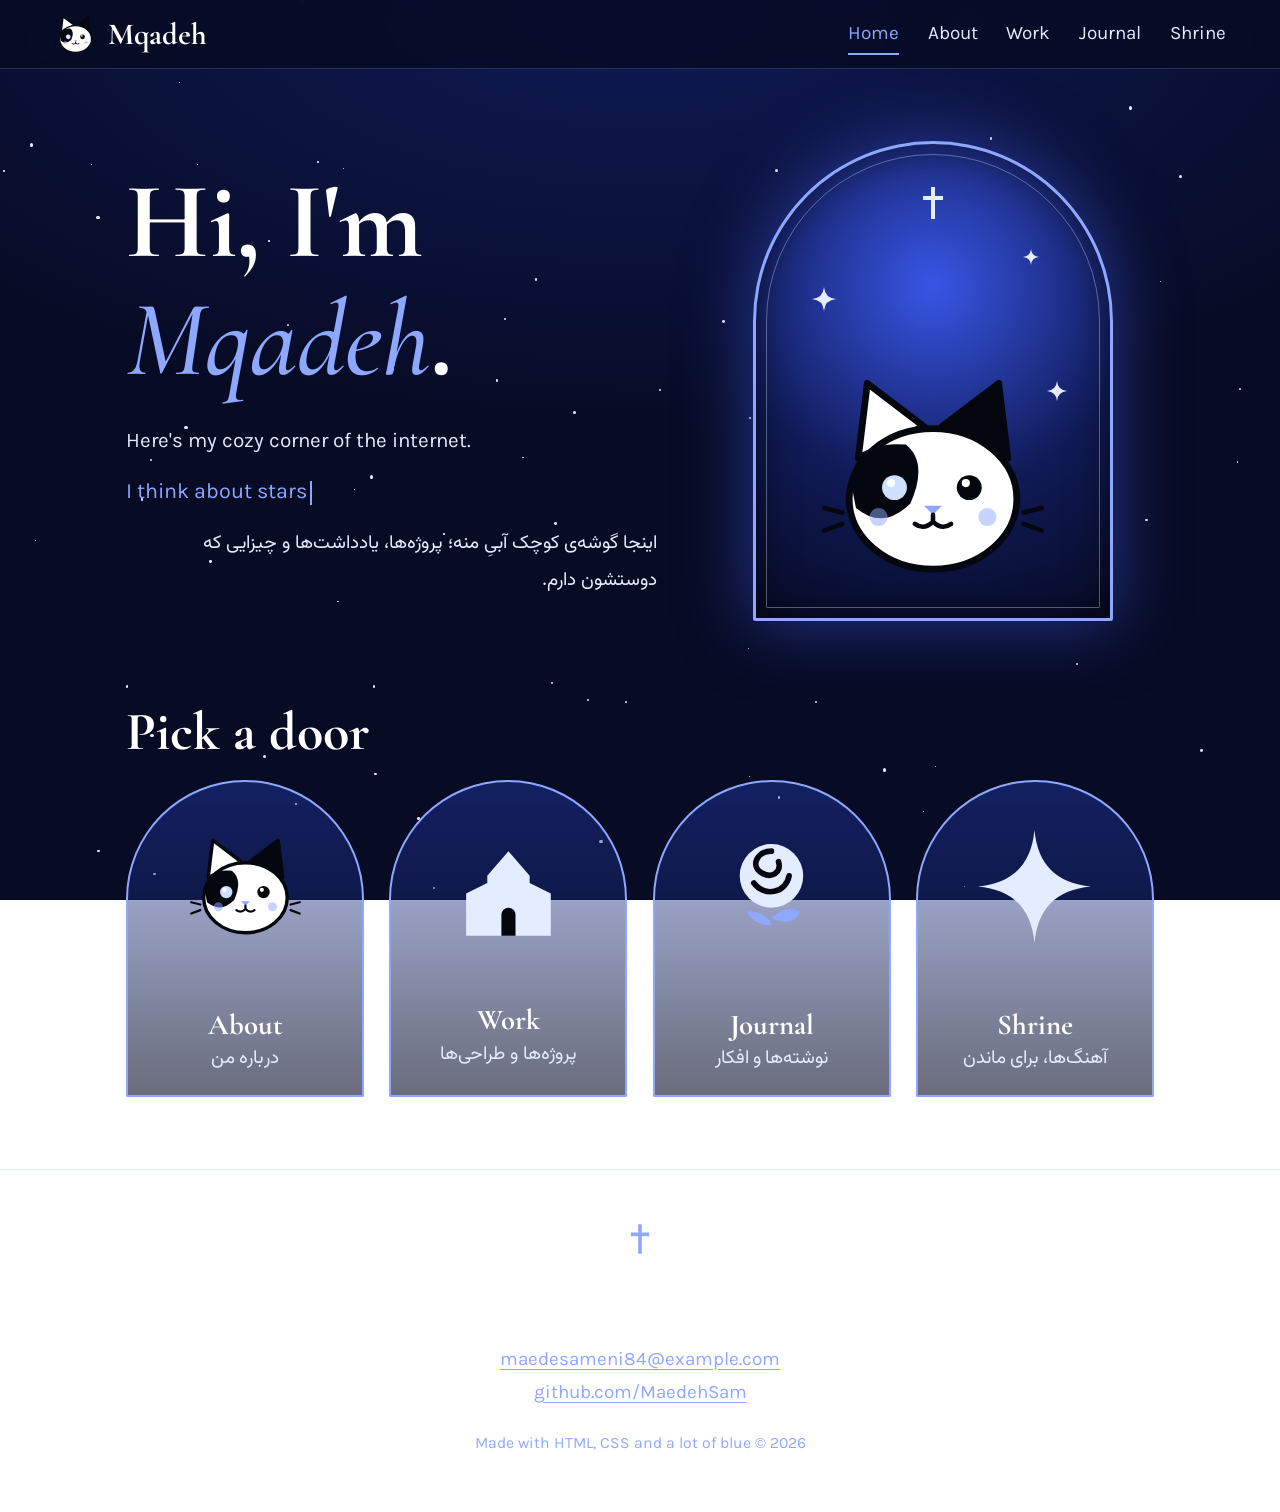
<file: index.html>
<!DOCTYPE html>
<html lang="en">
<head>
<meta charset="UTF-8">
<meta name="viewport" content="width=device-width, initial-scale=1">
<title>Home – Mqadeh</title>
<link href="https://fonts.googleapis.com/css2?family=Cormorant+Garamond:ital,wght@0,500;0,700;1,500&family=Karla:wght@400;600&family=Vazirmatn:wght@400;600&display=swap" rel="stylesheet">
<link rel="stylesheet" href="style.css">
</head>
<body data-page="index">
<main>
<section class="hero">
  <div class="hero-text">
    <h1>Hi, I'm <em>Mqadeh</em>.</h1>
    <p class="lead">Here's my cozy corner of the internet.</p>
    <p class="typing">I think about <span data-type="stars|cats|pretty, sad things"></span><b class="caret"></b></p>
    <p class="fa" lang="fa" dir="rtl">اینجا گوشه‌ی کوچک آبیِ منه؛ پروژه‌ها، یادداشت‌ها و چیزایی که دوستشون دارم.</p>
  </div>
  <div class="arch" role="img" aria-label="A cat in a church window under stars">
    <svg class="spark s1"><use href="#spark"/></svg><svg class="spark s2"><use href="#spark"/></svg><svg class="spark s3"><use href="#spark"/></svg>
    <svg class="cross-top"><use href="#cross"/></svg>
    <svg class="cat-big"><use href="#cat"/></svg>
  </div>
</section>

<section class="doors">
  <h2 class="reveal">Pick a door</h2>
  <div class="door-row">
    <a class="door reveal" href="about.html"><svg><use href="#cat"/></svg><h3>About</h3><p>درباره من</p></a>
    <a class="door reveal" href="work.html"><svg><use href="#church"/></svg><h3>Work</h3><p class="fa" lang="fa" dir="rtl">پروژه‌ها و طراحی‌ها</p></a>
    <a class="door reveal" href="journal.html"><svg><use href="#rose"/></svg><h3>Journal</h3><p>نوشته‌ها و افکار</p></a>
    <a class="door reveal" href="shrine.html"><svg><use href="#spark"/></svg><h3>Shrine</h3><p>آهنگ‌ها، برای ماندن</p></a>
  </div>
</section>
</main>
<script src="script.js"></script>
</body>
</html>
</file>
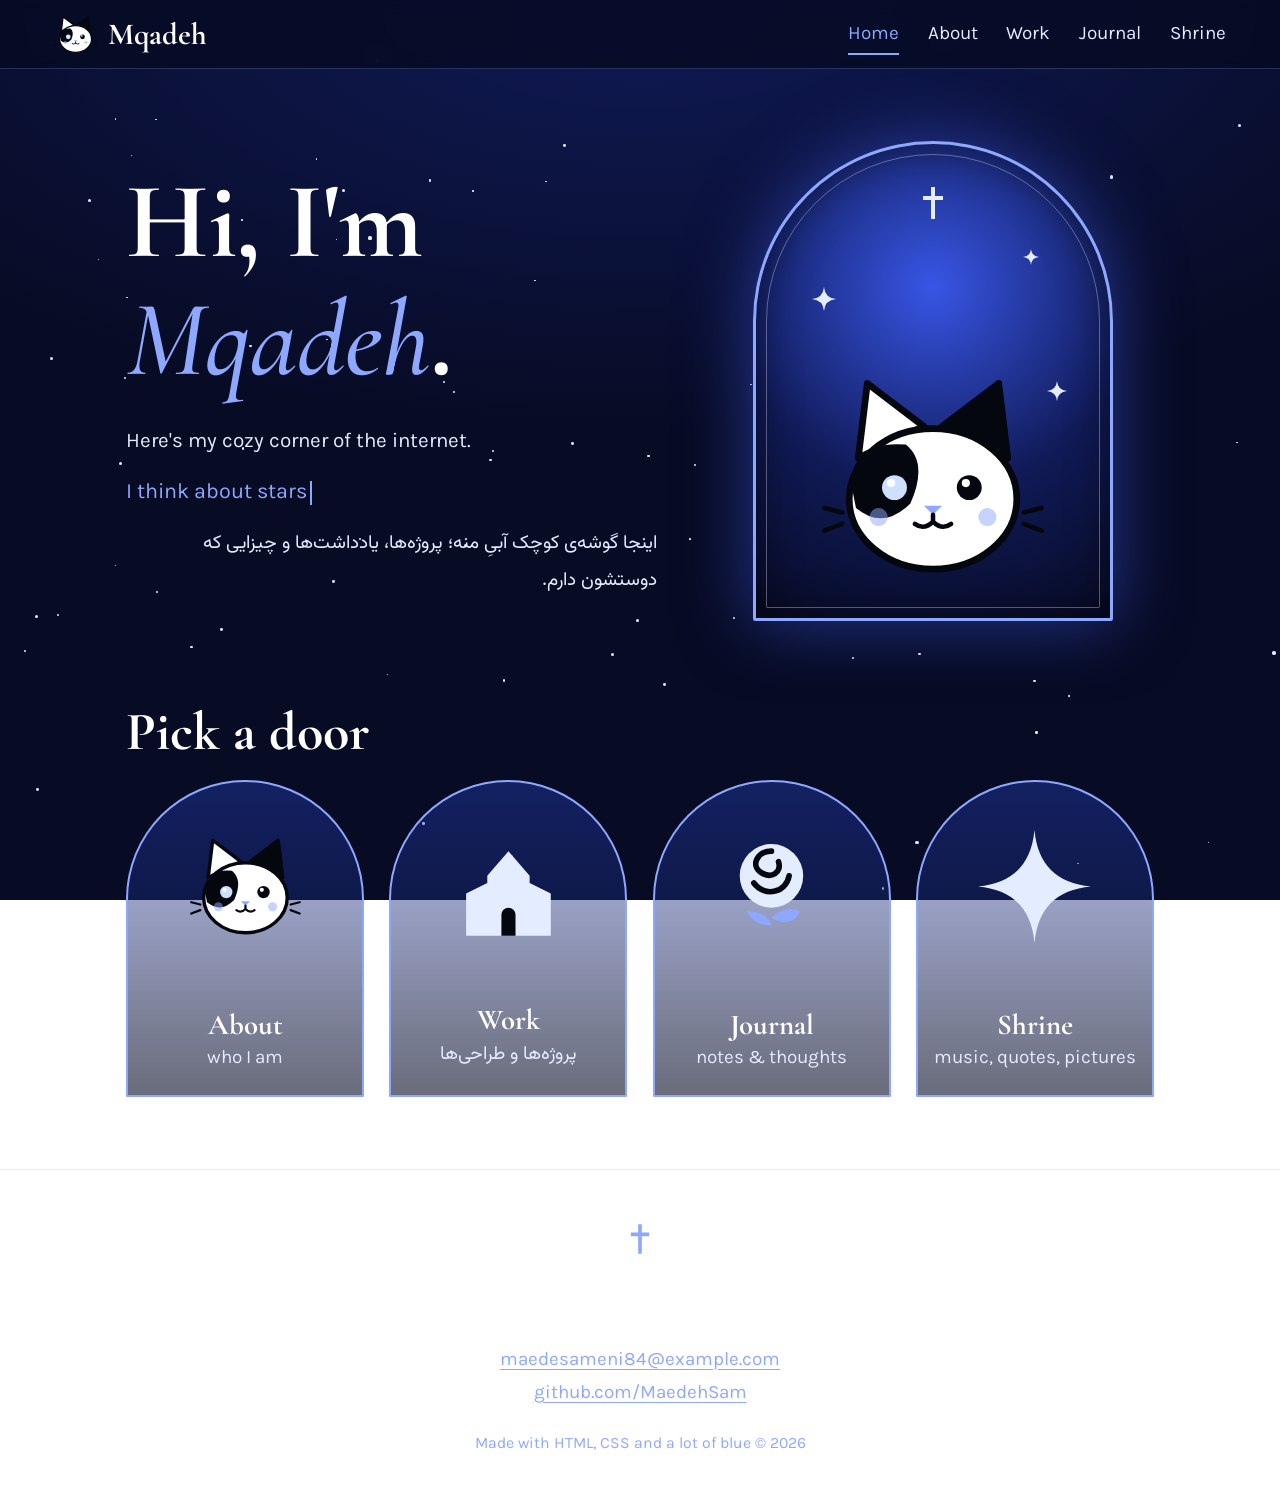
<file: files/index.html>
<!DOCTYPE html>
<html lang="en">
<head>
<meta charset="UTF-8">
<meta name="viewport" content="width=device-width, initial-scale=1">
<title>Home – Mqadeh</title>
<link href="https://fonts.googleapis.com/css2?family=Cormorant+Garamond:ital,wght@0,500;0,700;1,500&family=Karla:wght@400;600&family=Vazirmatn:wght@400;600&display=swap" rel="stylesheet">
<link rel="stylesheet" href="style.css">
</head>
<body data-page="index">
<main>
<section class="hero">
  <div class="hero-text">
    <h1>Hi, I'm <em>Mqadeh</em>.</h1>
    <p class="lead">Here's my cozy corner of the internet.</p>
    <p class="typing">I think about <span data-type="stars|cats|pretty, sad things"></span><b class="caret"></b></p>
    <p class="fa" lang="fa" dir="rtl">اینجا گوشه‌ی کوچک آبیِ منه؛ پروژه‌ها، یادداشت‌ها و چیزایی که دوستشون دارم.</p>
  </div>
  <div class="arch" role="img" aria-label="A cat in a church window under stars">
    <svg class="spark s1"><use href="#spark"/></svg><svg class="spark s2"><use href="#spark"/></svg><svg class="spark s3"><use href="#spark"/></svg>
    <svg class="cross-top"><use href="#cross"/></svg>
    <svg class="cat-big"><use href="#cat"/></svg>
  </div>
</section>

<section class="doors">
  <h2 class="reveal">Pick a door</h2>
  <div class="door-row">
    <a class="door reveal" href="about.html"><svg><use href="#cat"/></svg><h3>About</h3><p>who I am</p></a>
    <a class="door reveal" href="work.html"><svg><use href="#church"/></svg><h3>Work</h3><p class="fa" lang="fa" dir="rtl">پروژه‌ها و طراحی‌ها</p></a>
    <a class="door reveal" href="journal.html"><svg><use href="#rose"/></svg><h3>Journal</h3><p>notes &amp; thoughts</p></a>
    <a class="door reveal" href="shrine.html"><svg><use href="#spark"/></svg><h3>Shrine</h3><p>music, quotes, pictures</p></a>
  </div>
</section>
</main>
<script src="script.js"></script>
</body>
</html>
</file>
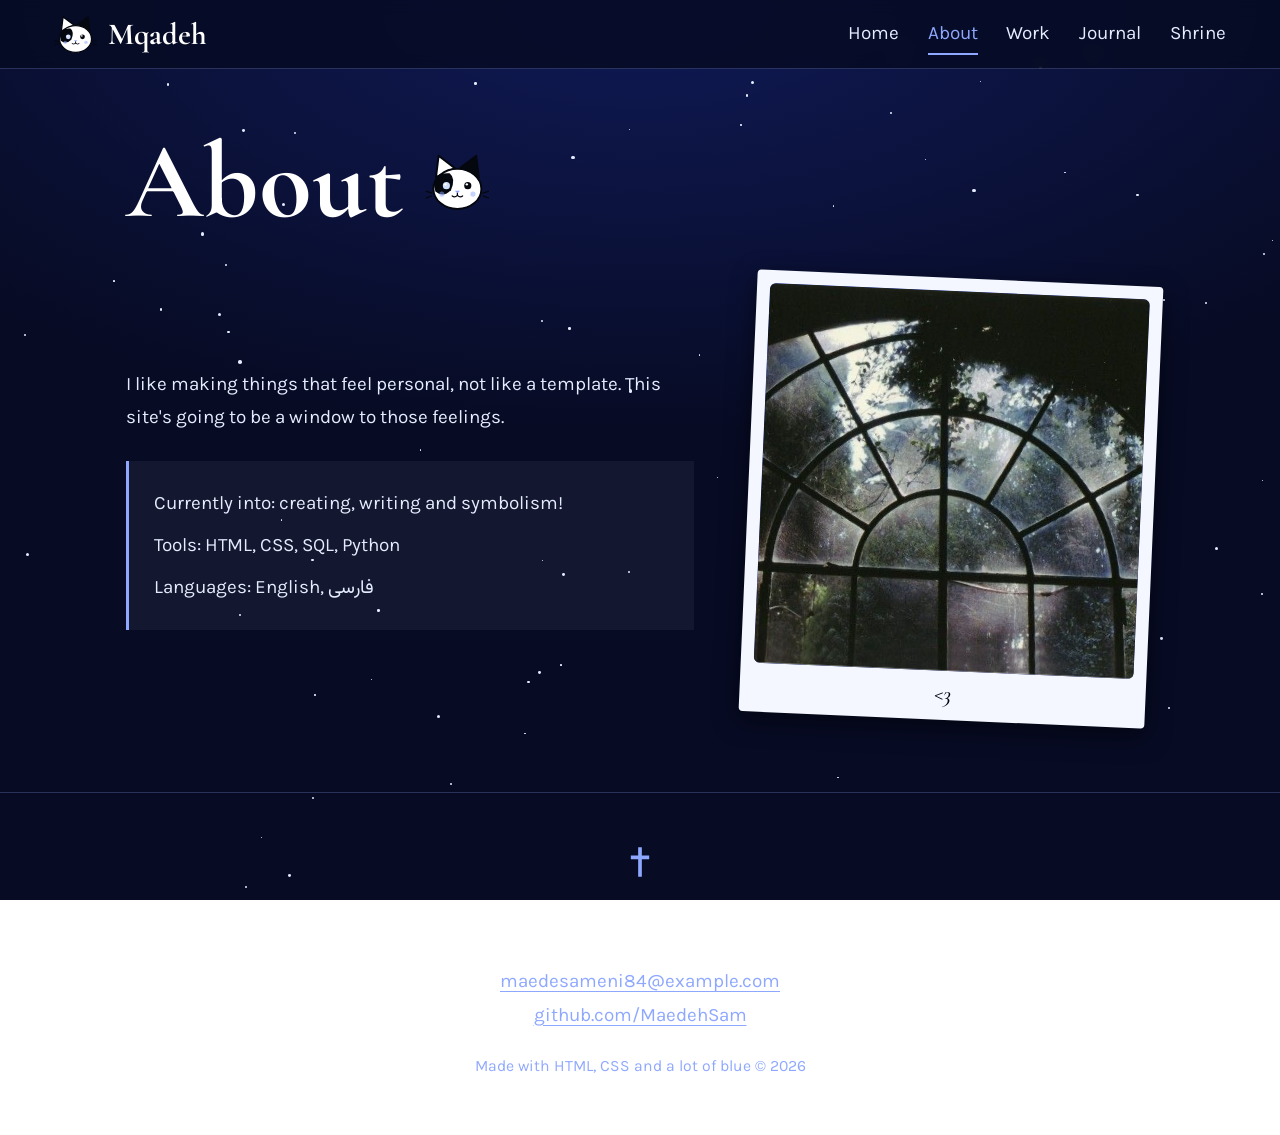
<file: about.html>
<!DOCTYPE html>
<html lang="en">
<head>
<meta charset="UTF-8">
<meta name="viewport" content="width=device-width, initial-scale=1">
<title>About – Mqadeh</title>
<link href="https://fonts.googleapis.com/css2?family=Cormorant+Garamond:ital,wght@0,500;0,700;1,500&family=Karla:wght@400;600&family=Vazirmatn:wght@400;600&display=swap" rel="stylesheet">
<link rel="stylesheet" href="style.css">
</head>
<body data-page="about">
<main>
<section class="page-head"><h1>About</h1><svg class="ic-lg"><use href="#cat"/></svg></section>
<div class="two">
  <div class="reveal">
    <p>I like making things that feel personal, not like a template. This site's going to be a window to those feelings.</p>
    <ul class="facts">
      <li>Currently into: creating, writing and symbolism!</li>
      <li>Tools: HTML, CSS, SQL, Python</li>
      <li>Languages: English, فارسی</li>
    </ul>
  </div>
  <figure class="polaroid reveal"><div class="ph"><img src="images/window1.jpeg" alt="Me"></div><figcaption><3</figcaption></figure>
</div>
</main>
<script src="script.js"></script>
</body>
</html>
</file>
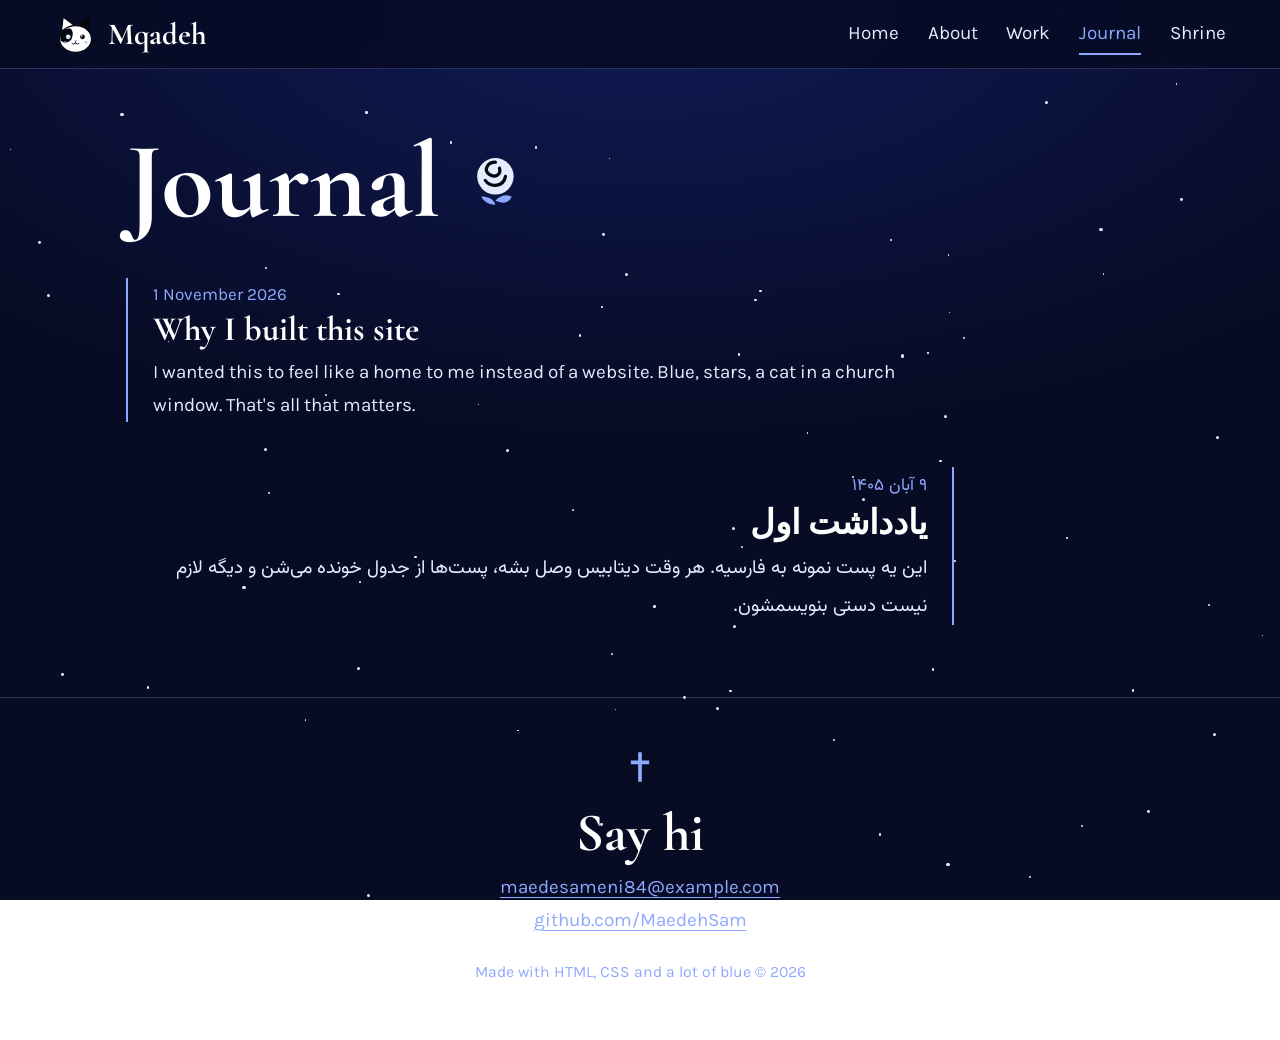
<file: journal.html>
<!DOCTYPE html>
<html lang="en">
<head>
<meta charset="UTF-8">
<meta name="viewport" content="width=device-width, initial-scale=1">
<title>Journal – Mqadeh</title>
<link href="https://fonts.googleapis.com/css2?family=Cormorant+Garamond:ital,wght@0,500;0,700;1,500&family=Karla:wght@400;600&family=Vazirmatn:wght@400;600&display=swap" rel="stylesheet">
<link rel="stylesheet" href="style.css">
</head>
<body data-page="journal">
<main>
<section class="page-head"><h1>Journal</h1><svg class="ic-lg"><use href="#rose"/></svg></section>
<div class="posts">
  <article class="post reveal">
    <time datetime="2026-11-01">1 November 2026</time>
    <h3>Why I built this site</h3>
    <p>I wanted this to feel like a home to me instead of a website. Blue, stars, a cat in a church window. That's all that matters.</p>
  </article>
  <article class="post reveal" lang="fa" dir="rtl">
    <time datetime="2026-10-30">۹ آبان ۱۴۰۵</time>
    <h3>یادداشت اول</h3>
    <p>این یه پست نمونه به فارسیه. هر وقت دیتابیس وصل بشه، پست‌ها از جدول خونده می‌شن و دیگه لازم نیست دستی بنویسمشون.</p>
  </article>
</div>
</main>
<script src="script.js"></script>
</body>
</html>
</file>
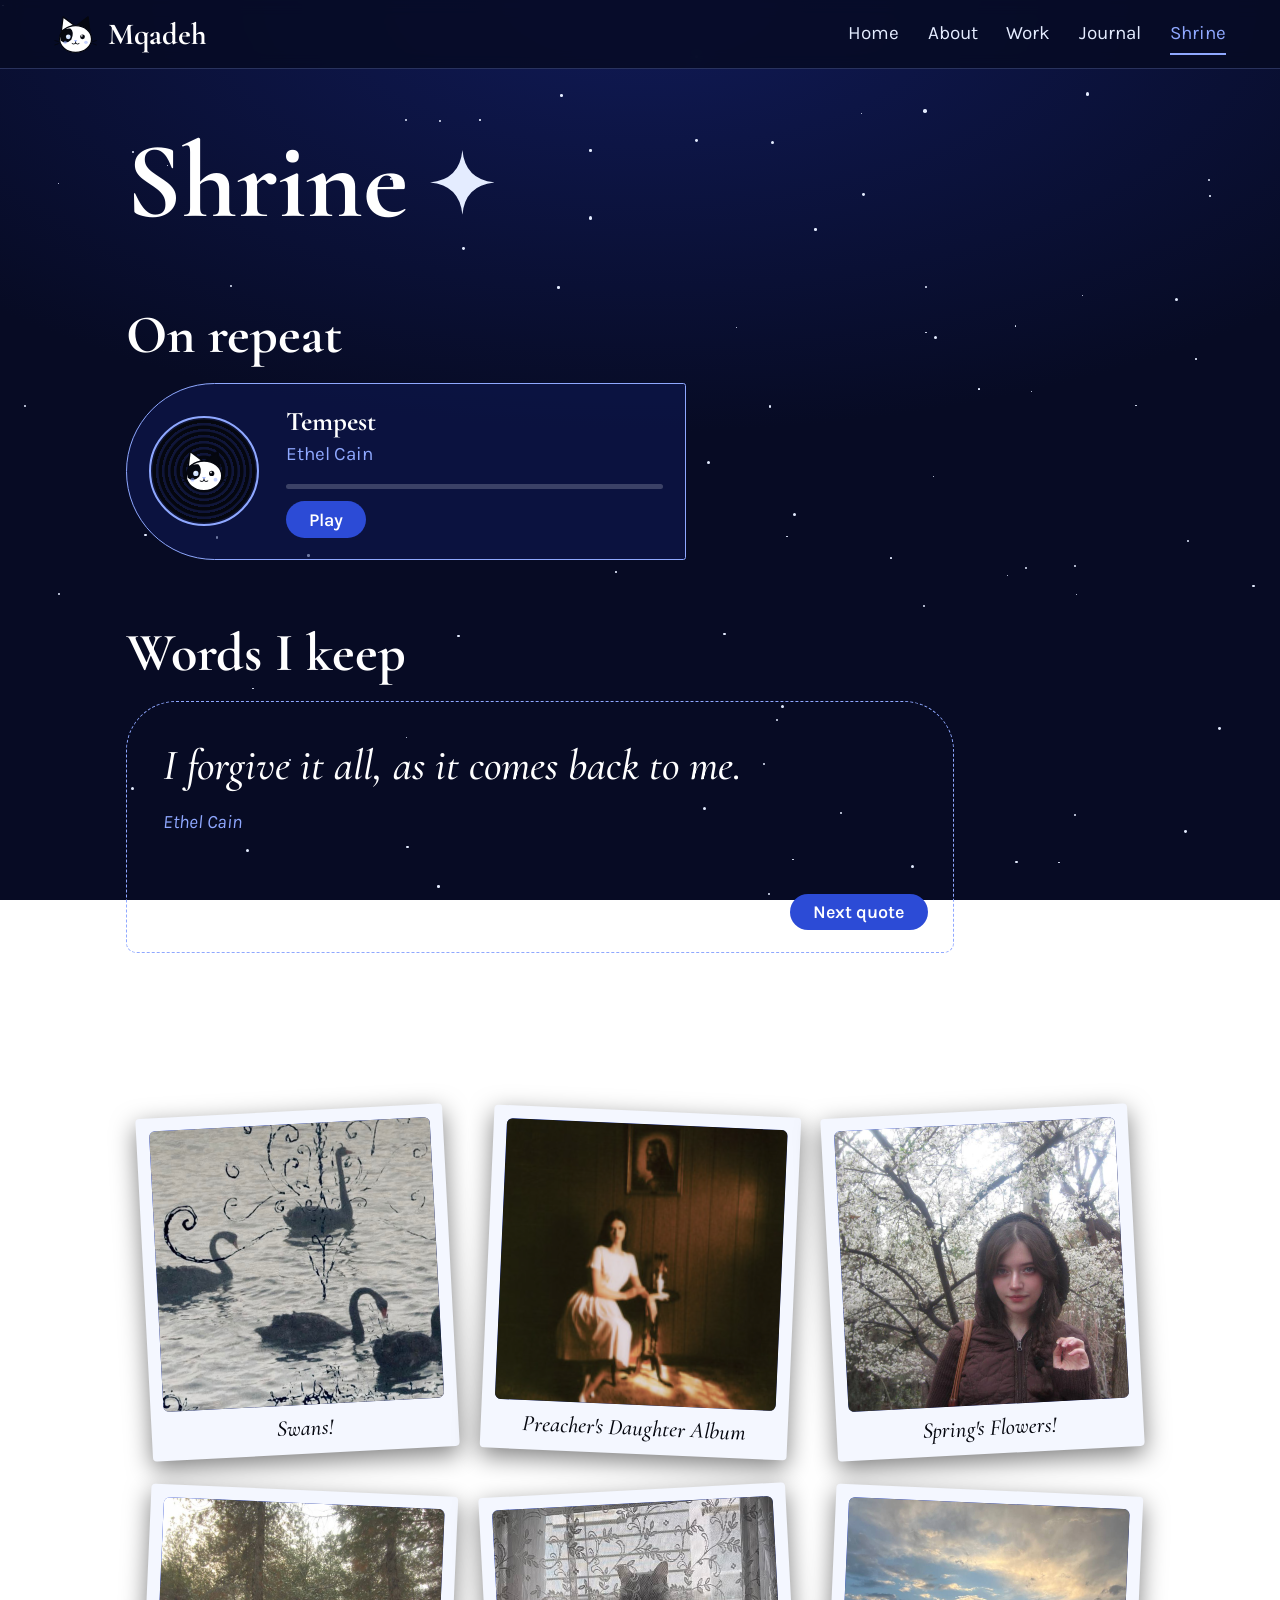
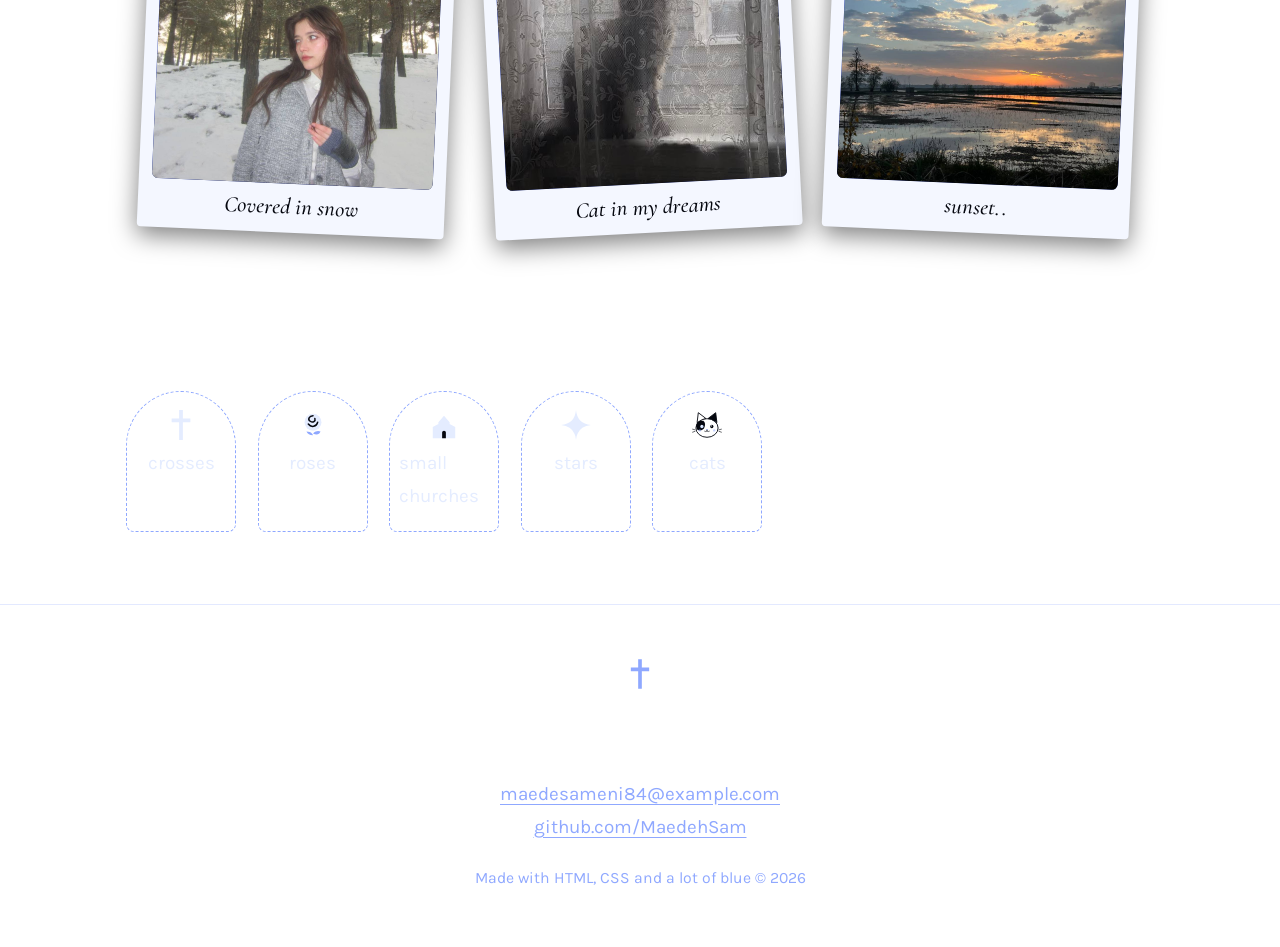
<file: shrine.html>
<!DOCTYPE html>
<html lang="en">
<head>
<meta charset="UTF-8">
<meta name="viewport" content="width=device-width, initial-scale=1">
<title>Shrine – Mqadeh</title>
<link href="https://fonts.googleapis.com/css2?family=Cormorant+Garamond:ital,wght@0,500;0,700;1,500&family=Karla:wght@400;600&family=Vazirmatn:wght@400;600&display=swap" rel="stylesheet">
<link rel="stylesheet" href="style.css">
</head>
<body data-page="shrine">
<main>
<section class="page-head"><h1>Shrine</h1><svg class="ic-lg"><use href="#spark"/></svg></section>

<h2 class="reveal">On repeat</h2>
<!-- MUSIC: put your mp3 in the media/ folder and change the src, title and artist below -->
<div class="player reveal" data-title="Tempest" data-artist="Ethel Cain">
  <div class="vinyl"><svg><use href="#cat"/></svg></div>
  <div class="pl-info">
    <strong class="pl-title"></strong><span class="pl-artist"></span>
    <div class="bar"><i></i></div>
    <button class="play" type="button" aria-label="Play or pause">Play</button>
  </div>
  <audio src="music/Tempest.mp3" preload="none"></audio>
</div>

<h2 class="reveal">Words I keep</h2>
<!-- QUOTES: replace the text and the name in each block. Add or remove blocks freely. -->
<div class="quotes reveal">
  <blockquote class="q on"><p>I forgive it all, as it comes back to me.</p><cite>Ethel Cain</cite></blockquote>
  <blockquote class="q"><p>We’re all pathological in our own ways. You choose the version of the truth that suits you best and pursue it pathologically. Everybody decides their own versions of the truth.</p><cite>Freddie Lounds</cite></blockquote>
  <blockquote class="q"><p>If i'm turning in your stomach, am i making you feel sick?.</p><cite>Ethel Cain</cite></blockquote>
  <blockquote class="q"><p>You catch these killers by getting into their heads, but you also allow them into your own.</p><cite>Hannibal</cite></blockquote>
  <button class="next" type="button">Next quote</button>
</div>

<h2 class="reveal">Pictures</h2>
<div class="gallery">
  <figure class="polaroid reveal"><div class="ph"><img src="images/swan1.jpeg" alt=""></div><figcaption>Swans!</figcaption></figure>
  <figure class="polaroid reveal"><div class="ph"><img src="images/ethel1.png" alt=""></div><figcaption>Preacher's Daughter Album</figcaption></figure>
  <figure class="polaroid reveal"><div class="ph"><img src="images/me4.jpg" alt=""></div><figcaption>Spring's Flowers!</figcaption></figure>
  <figure class="polaroid reveal"><div class="ph"><img src="images/me1.jpg" alt=""></div><figcaption>Covered in snow</figcaption></figure>
  <figure class="polaroid reveal"><div class="ph"><img src="images/cat1.jpeg" alt=""></div><figcaption>Cat in my dreams</figcaption></figure>
  <figure class="polaroid reveal"><div class="ph"><img src="images/pic2.jpg" alt=""></div><figcaption>sunset..</figcaption></figure>
</div>

<h2 class="reveal">Symbols</h2>
<ul class="icons reveal">
  <li><svg><use href="#cross"/></svg><span>crosses</span></li>
  <li><svg><use href="#rose"/></svg><span>roses</span></li>
  <li><svg><use href="#church"/></svg><span>small churches</span></li>
  <li><svg><use href="#spark"/></svg><span>stars</span></li>
  <li><svg><use href="#cat"/></svg><span>cats</span></li>
</ul>
</main>
<script src="script.js"></script>
</body>
</html>
</file>
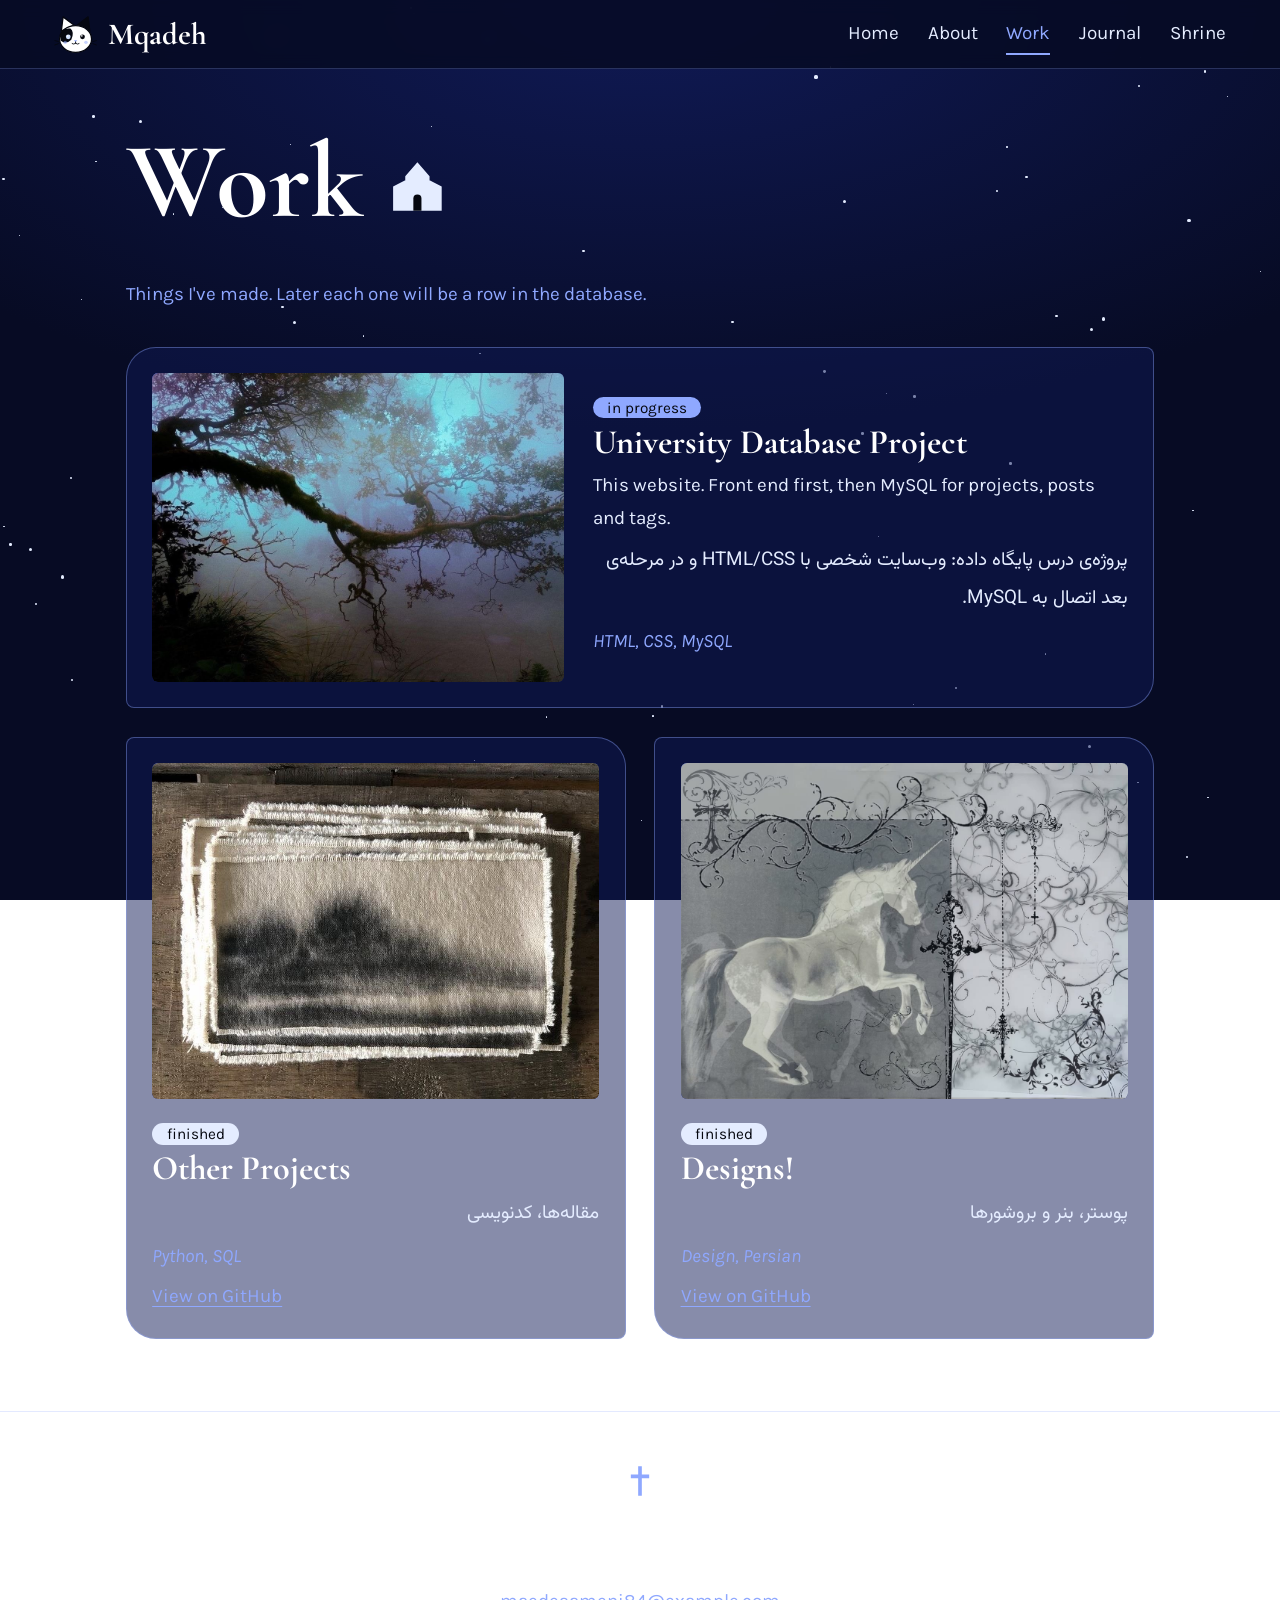
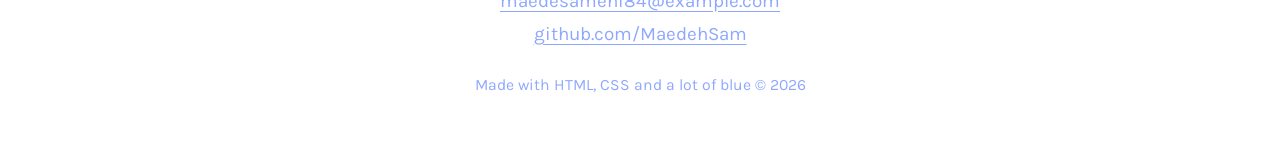
<file: work.html>
<!DOCTYPE html>
<html lang="en">
<head>
<meta charset="UTF-8">
<meta name="viewport" content="width=device-width, initial-scale=1">
<title>Work – Mqadeh</title>
<link href="https://fonts.googleapis.com/css2?family=Cormorant+Garamond:ital,wght@0,500;0,700;1,500&family=Karla:wght@400;600&family=Vazirmatn:wght@400;600&display=swap" rel="stylesheet">
<link rel="stylesheet" href="style.css">
</head>
<body data-page="work">
<main>
<section class="page-head"><h1>Work</h1><svg class="ic-lg"><use href="#church"/></svg></section>
<p class="sub">Things I've made. Later each one will be a row in the database.</p>
<!-- When MySQL is ready: generate these <article> blocks in a loop from the `projects` table. -->
<div class="work">
  <article class="piece big reveal" data-id="1">
    <div class="ph"><img src="images/tree1.jpeg" alt=""></div>
    <div>
      <span class="status">in progress</span>
      <h3>University Database Project</h3>
      <p>This website. Front end first, then MySQL for projects, posts and tags.</p>
      <p class="fa" lang="fa" dir="rtl">پروژه‌ی درس پایگاه داده: وب‌سایت شخصی با HTML/CSS و در مرحله‌ی بعد اتصال به MySQL.</p>
      <p class="tags">HTML, CSS, MySQL</p>
    </div>
  </article>
  <article class="piece reveal" data-id="2">
    <div class="ph"><img src="images/pic1.jpeg" alt=""></div>
    <span class="status done">finished</span>
    <h3>Other Projects</h3>
    <p class="fa" lang="fa" dir="rtl">مقاله‌ها، کدنویسی</p>
    <p class="tags">Python, SQL</p>
    <a href="#" class="more">View on GitHub</a>
  </article>
  <article class="piece reveal" data-id="3">
    <div class="ph"><img src="images/horse1.jpeg" alt=""></div>
    <span class="status done">finished</span>
    <h3>Designs!</h3>
    <p class="fa" lang="fa" dir="rtl">پوستر، بنر و بروشورها</p>
    <p class="tags">Design, Persian</p>
    <a href="#" class="more">View on GitHub</a>
  </article>
</div>
</main>
<script src="script.js"></script>
</body>
</html>
</file>
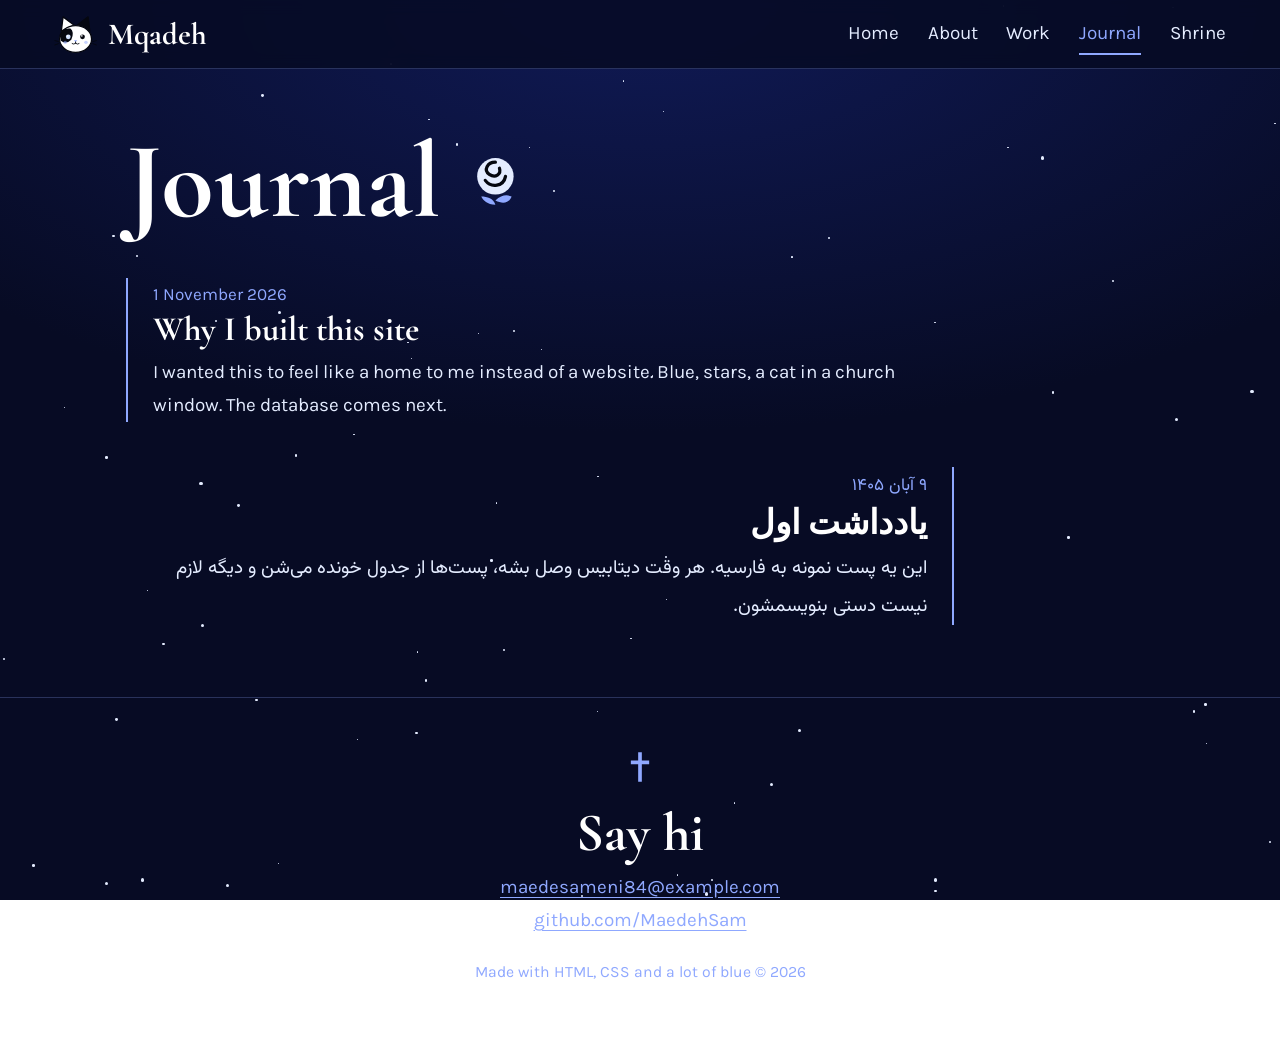
<file: files/journal.html>
<!DOCTYPE html>
<html lang="en">
<head>
<meta charset="UTF-8">
<meta name="viewport" content="width=device-width, initial-scale=1">
<title>Journal – Mqadeh</title>
<link href="https://fonts.googleapis.com/css2?family=Cormorant+Garamond:ital,wght@0,500;0,700;1,500&family=Karla:wght@400;600&family=Vazirmatn:wght@400;600&display=swap" rel="stylesheet">
<link rel="stylesheet" href="style.css">
</head>
<body data-page="journal">
<main>
<section class="page-head"><h1>Journal</h1><svg class="ic-lg"><use href="#rose"/></svg></section>
<div class="posts">
  <article class="post reveal">
    <time datetime="2026-11-01">1 November 2026</time>
    <h3>Why I built this site</h3>
    <p>I wanted this to feel like a home to me instead of a website. Blue, stars, a cat in a church window. The database comes next.</p>
  </article>
  <article class="post reveal" lang="fa" dir="rtl">
    <time datetime="2026-10-30">۹ آبان ۱۴۰۵</time>
    <h3>یادداشت اول</h3>
    <p>این یه پست نمونه به فارسیه. هر وقت دیتابیس وصل بشه، پست‌ها از جدول خونده می‌شن و دیگه لازم نیست دستی بنویسمشون.</p>
  </article>
</div>
</main>
<script src="script.js"></script>
</body>
</html>
</file>
<file: style.css>
/* ===== 1. COLORS & FONTS: change them here, they update everywhere ===== */
:root{
  --night:#070b24; --deep:#101a56; --blue:#2c4bd6; --peri:#8fa8ff; --ice:#e4ecff; --ink:#05070f;
  --serif:"Cormorant Garamond",Georgia,serif;
  --sans:"Karla","Vazirmatn",system-ui,sans-serif;
}
/* ===== 2. BASICS. To make the whole site bigger or smaller, change the % below ===== */
*{box-sizing:border-box;margin:0}
html{font-size:112.5%;scroll-behavior:smooth}   /* 112.5% = 18px */
body{background:radial-gradient(120% 80% at 50% 0%,var(--deep),var(--night) 60%) fixed;color:var(--ice);font:400 1.05rem/1.75 var(--sans);min-height:100vh;display:flex;flex-direction:column;overflow-x:hidden}
main{width:100%;max-width:1100px;margin:0 auto;padding:2rem clamp(1rem,5vw,2rem) 4rem;flex:1}
a{color:var(--peri);text-underline-offset:4px}
a:hover{color:#fff}
:focus-visible{outline:2px solid var(--peri);outline-offset:3px}
h1,h2,h3{font-family:var(--serif);font-weight:700;line-height:1.1;color:#fff}
h1{font-size:clamp(3.2rem,9vw,6rem)}
h1 em{font-style:italic;font-weight:500;color:var(--peri)}
h2{font-size:clamp(2.2rem,5vw,3rem);margin:3.5rem 0 1rem}
h3{font-size:1.9rem;margin-bottom:.4rem}
.fa,[lang=fa]{font-family:"Vazirmatn",sans-serif;line-height:2}
.sub{color:var(--peri);margin-bottom:2rem}
.page-head{display:flex;align-items:center;gap:1.2rem;margin:1rem 0 2rem}
.ic-lg{width:3.6rem;height:3.6rem;fill:var(--ice);color:var(--ice)}

/* ===== 3. BACKGROUND STARS (made by script.js) ===== */
#sky{position:fixed;inset:0;z-index:-1;pointer-events:none}
#sky i{position:absolute;border-radius:50%;background:var(--ice);animation:twinkle 4s ease-in-out infinite}
@keyframes twinkle{50%{opacity:.15}}
.shoot{position:absolute;width:120px;height:2px;background:linear-gradient(90deg,#fff,transparent);transform:rotate(35deg);opacity:0;animation:shoot 1.4s ease-out forwards}
@keyframes shoot{0%{opacity:1;translate:0 0}100%{opacity:0;translate:260px 180px}}
.trail{position:fixed;z-index:9;pointer-events:none;color:var(--peri);font-size:14px;animation:fade .8s forwards}
@keyframes fade{to{opacity:0;transform:translateY(14px) scale(.3)}}

/* ===== 4. NAVIGATION (built by script.js) ===== */
.nav{position:sticky;top:0;z-index:5;display:flex;justify-content:space-between;align-items:center;padding:.7rem clamp(1rem,5vw,3rem);background:rgba(7,11,36,.85);backdrop-filter:blur(8px);border-bottom:1px solid rgba(143,168,255,.25)}
.brand{display:flex;align-items:center;gap:.6rem;font:700 1.7rem var(--serif);color:#fff;text-decoration:none}
.ic{width:2.4rem;height:2.4rem}
.links{display:flex;gap:1.6rem}
.links a{color:var(--ice);text-decoration:none;font-size:1.05rem;padding:.2rem 0;border-bottom:2px solid transparent}
.links a:hover,.links a.here{color:var(--peri);border-color:var(--peri)}
.burger{display:none;background:none;border:1px solid var(--peri);color:var(--peri);border-radius:8px;padding:.3rem .8rem;font:inherit;cursor:pointer}

/* ===== 5. HOME PAGE ===== */
.hero{display:grid;grid-template-columns:1.2fr 1fr;gap:3rem;align-items:center;padding:2rem 0 1rem}
.lead{margin:1.2rem 0 .8rem;max-width:34rem;font-size:1.15rem}
.typing{color:var(--peri);font-size:1.2rem;margin-bottom:.8rem}
.caret{display:inline-block;width:2px;height:1.1em;background:var(--peri);margin-left:3px;vertical-align:middle;animation:blink 1s steps(1) infinite}
@keyframes blink{50%{opacity:0}}
.arch{position:relative;aspect-ratio:3/4;max-width:360px;width:100%;margin:auto;border-radius:999px 999px 14px 14px;border:3px solid var(--peri);background:radial-gradient(circle at 50% 30%,#3856e6,var(--deep) 55%,var(--night));box-shadow:0 0 70px rgba(70,100,255,.5),inset 0 0 40px rgba(0,0,0,.5);overflow:hidden}
.arch::after{content:"";position:absolute;inset:10px;border:1px solid rgba(228,236,255,.35);border-radius:999px 999px 8px 8px}
.cat-big{position:absolute;left:50%;bottom:6%;width:64%;aspect-ratio:1;translate:-50% 0;animation:float 5s ease-in-out infinite}
@keyframes float{50%{translate:-50% -10px}}
.cross-top{position:absolute;top:9%;left:50%;width:24px;height:32px;translate:-50% 0;fill:var(--ice)}
.spark{position:absolute;fill:var(--ice);animation:twinkle 3s ease-in-out infinite}
.s1{width:24px;height:24px;top:30%;left:16%}.s2{width:16px;height:16px;top:22%;right:20%;animation-delay:1s}.s3{width:20px;height:20px;top:50%;right:12%;animation-delay:2s}
/* the four "doors" = church-window shaped links */
.door-row{display:grid;grid-template-columns:repeat(4,1fr);gap:1.4rem}
.door{display:flex;flex-direction:column;align-items:center;justify-content:flex-end;text-align:center;aspect-ratio:3/4;padding:1.2rem .8rem;text-decoration:none;color:var(--ice);border:2px solid var(--peri);border-radius:999px 999px 10px 10px;background:linear-gradient(180deg,rgba(44,75,214,.35),rgba(7,11,36,.6));transition:transform .25s,box-shadow .25s}
.door svg{width:55%;aspect-ratio:1;fill:var(--ice);color:var(--ice);margin-bottom:auto;margin-top:1.5rem;transition:transform .3s}
.door:hover{transform:translateY(-8px);box-shadow:0 0 35px rgba(100,130,255,.6)}
.door:hover svg{transform:scale(1.15) rotate(-6deg)}
.door h3{font-size:1.6rem;margin:0}

/* ===== 6. ABOUT / WORK / JOURNAL ===== */
.two{display:grid;grid-template-columns:1.4fr 1fr;gap:3rem;align-items:center}
.facts{list-style:none;padding:1.2rem 1.4rem;margin-top:1.5rem;border-left:3px solid var(--peri);background:rgba(255,255,255,.05)}
.facts li{padding:.25rem 0}
.work{display:grid;grid-template-columns:repeat(2,1fr);gap:1.6rem}
.piece{padding:1.4rem;border:1px solid rgba(143,168,255,.4);border-radius:8px 30px 8px 30px;background:rgba(16,26,86,.5);transition:transform .2s,border-color .2s}
.piece:hover{transform:translateY(-5px);border-color:var(--peri)}
.piece.big{grid-column:1/-1;display:grid;grid-template-columns:1fr 1.3fr;gap:1.6rem;align-items:center;border-radius:30px 8px 30px 8px}
.piece .ph{margin-bottom:1rem}.piece.big .ph{margin:0}
.piece p{margin:.4rem 0}
.status{font-size:.85rem;color:var(--ink);background:var(--peri);padding:.1rem .8rem;border-radius:99px}
.status.done{background:var(--ice)}
.tags{color:var(--peri);font-style:italic}
.posts{display:grid;gap:2.5rem;max-width:46rem}
.post{padding-left:1.4rem;border-left:2px solid var(--peri)}
.post[dir=rtl]{padding:0 1.4rem 0 0;border-left:0;border-right:2px solid var(--peri)}
.post time{color:var(--peri);font-size:.95rem}

/* ===== 7. PICTURES: .ph = image box (shows a starry box if the image is missing) ===== */
.ph{position:relative;aspect-ratio:4/3;border-radius:6px;overflow:hidden;background:linear-gradient(135deg,var(--blue),var(--deep) 70%);display:grid;place-items:center}
.ph::before{content:"✦";font-size:3rem;color:rgba(228,236,255,.4)}
.ph img{position:absolute;inset:0;width:100%;height:100%;object-fit:cover}
.polaroid{background:#f4f7ff;color:var(--ink);padding:.7rem .7rem 0;border-radius:4px;box-shadow:0 8px 25px rgba(0,0,0,.5);transition:transform .3s,rotate .3s;rotate:-3deg}
.polaroid:nth-child(even){rotate:2.5deg}
.polaroid:hover{rotate:0deg;transform:scale(1.06) translateY(-6px)}
.polaroid .ph{aspect-ratio:1}
.polaroid figcaption{font:italic 500 1.25rem var(--serif);text-align:center;padding:.5rem 0 .7rem}
.gallery{display:grid;grid-template-columns:repeat(3,1fr);gap:2rem;padding:1rem}

/* ===== 8. SHRINE: music player, quotes, symbols ===== */
.player{display:flex;gap:1.5rem;align-items:center;max-width:560px;padding:1.2rem;border:1px solid var(--peri);border-radius:999px 30px 30px 999px;background:rgba(16,26,86,.55)}
.vinyl{flex:none;width:110px;height:110px;border-radius:50%;background:repeating-radial-gradient(circle,#05070f 0 3px,#10163a 4px 6px);display:grid;place-items:center;border:2px solid var(--peri)}
.vinyl svg{width:48px;height:48px}
.playing .vinyl{animation:spin 6s linear infinite}
@keyframes spin{to{rotate:360deg}}
.pl-info{flex:1;min-width:0}
.pl-title{display:block;font:700 1.5rem var(--serif);color:#fff}
.pl-artist{color:var(--peri)}
.bar{height:5px;background:rgba(255,255,255,.2);border-radius:9px;margin:.7rem 0}
.bar i{display:block;height:100%;width:0;background:var(--peri);border-radius:9px}
button.play,button.next{background:var(--blue);color:#fff;border:0;border-radius:99px;padding:.4rem 1.3rem;font:600 1rem var(--sans);cursor:pointer;transition:background .2s}
button.play:hover,button.next:hover{background:var(--peri);color:var(--ink)}
.quotes{position:relative;max-width:46rem;min-height:14rem;padding:2rem 2rem 4rem;border:1px dashed var(--peri);border-radius:50px 50px 10px 10px}
.q{display:none;animation:rise .7s}
.q.on{display:block}
@keyframes rise{from{opacity:0;translate:0 14px}}
.q p{font:italic 500 clamp(1.7rem,4vw,2.4rem)/1.25 var(--serif);color:#fff}
.q cite{display:block;margin-top:.8rem;color:var(--peri)}
.next{position:absolute;bottom:1.2rem;right:1.4rem}
.icons{list-style:none;padding:0;display:flex;flex-wrap:wrap;gap:1.2rem}
.icons li{display:flex;flex-direction:column;align-items:center;gap:.4rem;width:110px;padding:1rem .5rem;border:1px dashed var(--peri);border-radius:55px 55px 8px 8px;transition:transform .2s}
.icons li:hover{transform:translateY(-6px) rotate(-3deg)}
.icons svg{width:30px;height: 30px;px;fill:var(--ice);color:var(--ice)}

/* ===== 9. FOOTER ===== */
.foot{text-align:center;padding:3rem 1rem;border-top:1px solid rgba(143,168,255,.25)}
.foot .cross{width:22px;height:30px;fill:var(--peri)}
.foot h2{margin:.5rem 0}
.foot small{display:block;margin-top:1.2rem;color:var(--peri)}

/* ===== 10. SCROLL REVEAL (only active when JS is running) ===== */
.js .reveal{opacity:0;translate:0 24px;transition:opacity .7s,translate .7s}
.js .reveal.in{opacity:1;translate:0 0}

/* ===== 11. PHONES: everything below 800px wide ===== */
@media (max-width:800px){
  .burger{display:block}
  .links{display:none;position:absolute;top:100%;left:0;right:0;flex-direction:column;gap:0;background:var(--night);border-bottom:1px solid var(--peri)}
  .links.open{display:flex}
  .links a{padding:.9rem 1.5rem;border:0}
  .hero,.two,.piece.big{grid-template-columns:1fr}
  .work{grid-template-columns:1fr}
  .door-row{grid-template-columns:repeat(2,1fr)}
  .gallery{grid-template-columns:repeat(2,1fr);gap:1.2rem;padding:.5rem}
  .arch{max-width:280px}
  .player{border-radius:40px;flex-direction:column;text-align:center}
}
@media (max-width:420px){.gallery{grid-template-columns:1fr}}
@media (prefers-reduced-motion:reduce){*{animation:none!important;transition:none!important}.js .reveal{opacity:1;translate:none}}
</file>
<file: files/style.css>
/* ===== 1. COLORS & FONTS: change them here, they update everywhere ===== */
:root{
  --night:#070b24; --deep:#101a56; --blue:#2c4bd6; --peri:#8fa8ff; --ice:#e4ecff; --ink:#05070f;
  --serif:"Cormorant Garamond",Georgia,serif;
  --sans:"Karla","Vazirmatn",system-ui,sans-serif;
}
/* ===== 2. BASICS. To make the whole site bigger or smaller, change the % below ===== */
*{box-sizing:border-box;margin:0}
html{font-size:112.5%;scroll-behavior:smooth}   /* 112.5% = 18px */
body{background:radial-gradient(120% 80% at 50% 0%,var(--deep),var(--night) 60%) fixed;color:var(--ice);font:400 1.05rem/1.75 var(--sans);min-height:100vh;display:flex;flex-direction:column;overflow-x:hidden}
main{width:100%;max-width:1100px;margin:0 auto;padding:2rem clamp(1rem,5vw,2rem) 4rem;flex:1}
a{color:var(--peri);text-underline-offset:4px}
a:hover{color:#fff}
:focus-visible{outline:2px solid var(--peri);outline-offset:3px}
h1,h2,h3{font-family:var(--serif);font-weight:700;line-height:1.1;color:#fff}
h1{font-size:clamp(3.2rem,9vw,6rem)}
h1 em{font-style:italic;font-weight:500;color:var(--peri)}
h2{font-size:clamp(2.2rem,5vw,3rem);margin:3.5rem 0 1rem}
h3{font-size:1.9rem;margin-bottom:.4rem}
.fa,[lang=fa]{font-family:"Vazirmatn",sans-serif;line-height:2}
.sub{color:var(--peri);margin-bottom:2rem}
.page-head{display:flex;align-items:center;gap:1.2rem;margin:1rem 0 2rem}
.ic-lg{width:3.6rem;height:3.6rem;fill:var(--ice);color:var(--ice)}

/* ===== 3. BACKGROUND STARS (made by script.js) ===== */
#sky{position:fixed;inset:0;z-index:-1;pointer-events:none}
#sky i{position:absolute;border-radius:50%;background:var(--ice);animation:twinkle 4s ease-in-out infinite}
@keyframes twinkle{50%{opacity:.15}}
.shoot{position:absolute;width:120px;height:2px;background:linear-gradient(90deg,#fff,transparent);transform:rotate(35deg);opacity:0;animation:shoot 1.4s ease-out forwards}
@keyframes shoot{0%{opacity:1;translate:0 0}100%{opacity:0;translate:260px 180px}}
.trail{position:fixed;z-index:9;pointer-events:none;color:var(--peri);font-size:14px;animation:fade .8s forwards}
@keyframes fade{to{opacity:0;transform:translateY(14px) scale(.3)}}

/* ===== 4. NAVIGATION (built by script.js) ===== */
.nav{position:sticky;top:0;z-index:5;display:flex;justify-content:space-between;align-items:center;padding:.7rem clamp(1rem,5vw,3rem);background:rgba(7,11,36,.85);backdrop-filter:blur(8px);border-bottom:1px solid rgba(143,168,255,.25)}
.brand{display:flex;align-items:center;gap:.6rem;font:700 1.7rem var(--serif);color:#fff;text-decoration:none}
.ic{width:2.4rem;height:2.4rem}
.links{display:flex;gap:1.6rem}
.links a{color:var(--ice);text-decoration:none;font-size:1.05rem;padding:.2rem 0;border-bottom:2px solid transparent}
.links a:hover,.links a.here{color:var(--peri);border-color:var(--peri)}
.burger{display:none;background:none;border:1px solid var(--peri);color:var(--peri);border-radius:8px;padding:.3rem .8rem;font:inherit;cursor:pointer}

/* ===== 5. HOME PAGE ===== */
.hero{display:grid;grid-template-columns:1.2fr 1fr;gap:3rem;align-items:center;padding:2rem 0 1rem}
.lead{margin:1.2rem 0 .8rem;max-width:34rem;font-size:1.15rem}
.typing{color:var(--peri);font-size:1.2rem;margin-bottom:.8rem}
.caret{display:inline-block;width:2px;height:1.1em;background:var(--peri);margin-left:3px;vertical-align:middle;animation:blink 1s steps(1) infinite}
@keyframes blink{50%{opacity:0}}
.arch{position:relative;aspect-ratio:3/4;max-width:360px;width:100%;margin:auto;border-radius:999px 999px 14px 14px;border:3px solid var(--peri);background:radial-gradient(circle at 50% 30%,#3856e6,var(--deep) 55%,var(--night));box-shadow:0 0 70px rgba(70,100,255,.5),inset 0 0 40px rgba(0,0,0,.5);overflow:hidden}
.arch::after{content:"";position:absolute;inset:10px;border:1px solid rgba(228,236,255,.35);border-radius:999px 999px 8px 8px}
.cat-big{position:absolute;left:50%;bottom:6%;width:64%;aspect-ratio:1;translate:-50% 0;animation:float 5s ease-in-out infinite}
@keyframes float{50%{translate:-50% -10px}}
.cross-top{position:absolute;top:9%;left:50%;width:24px;height:32px;translate:-50% 0;fill:var(--ice)}
.spark{position:absolute;fill:var(--ice);animation:twinkle 3s ease-in-out infinite}
.s1{width:24px;height:24px;top:30%;left:16%}.s2{width:16px;height:16px;top:22%;right:20%;animation-delay:1s}.s3{width:20px;height:20px;top:50%;right:12%;animation-delay:2s}
/* the four "doors" = church-window shaped links */
.door-row{display:grid;grid-template-columns:repeat(4,1fr);gap:1.4rem}
.door{display:flex;flex-direction:column;align-items:center;justify-content:flex-end;text-align:center;aspect-ratio:3/4;padding:1.2rem .8rem;text-decoration:none;color:var(--ice);border:2px solid var(--peri);border-radius:999px 999px 10px 10px;background:linear-gradient(180deg,rgba(44,75,214,.35),rgba(7,11,36,.6));transition:transform .25s,box-shadow .25s}
.door svg{width:55%;aspect-ratio:1;fill:var(--ice);color:var(--ice);margin-bottom:auto;margin-top:1.5rem;transition:transform .3s}
.door:hover{transform:translateY(-8px);box-shadow:0 0 35px rgba(100,130,255,.6)}
.door:hover svg{transform:scale(1.15) rotate(-6deg)}
.door h3{font-size:1.6rem;margin:0}

/* ===== 6. ABOUT / WORK / JOURNAL ===== */
.two{display:grid;grid-template-columns:1.4fr 1fr;gap:3rem;align-items:center}
.facts{list-style:none;padding:1.2rem 1.4rem;margin-top:1.5rem;border-left:3px solid var(--peri);background:rgba(255,255,255,.05)}
.facts li{padding:.25rem 0}
.work{display:grid;grid-template-columns:repeat(2,1fr);gap:1.6rem}
.piece{padding:1.4rem;border:1px solid rgba(143,168,255,.4);border-radius:8px 30px 8px 30px;background:rgba(16,26,86,.5);transition:transform .2s,border-color .2s}
.piece:hover{transform:translateY(-5px);border-color:var(--peri)}
.piece.big{grid-column:1/-1;display:grid;grid-template-columns:1fr 1.3fr;gap:1.6rem;align-items:center;border-radius:30px 8px 30px 8px}
.piece .ph{margin-bottom:1rem}.piece.big .ph{margin:0}
.piece p{margin:.4rem 0}
.status{font-size:.85rem;color:var(--ink);background:var(--peri);padding:.1rem .8rem;border-radius:99px}
.status.done{background:var(--ice)}
.tags{color:var(--peri);font-style:italic}
.posts{display:grid;gap:2.5rem;max-width:46rem}
.post{padding-left:1.4rem;border-left:2px solid var(--peri)}
.post[dir=rtl]{padding:0 1.4rem 0 0;border-left:0;border-right:2px solid var(--peri)}
.post time{color:var(--peri);font-size:.95rem}

/* ===== 7. PICTURES: .ph = image box (shows a starry box if the image is missing) ===== */
.ph{position:relative;aspect-ratio:4/3;border-radius:6px;overflow:hidden;background:linear-gradient(135deg,var(--blue),var(--deep) 70%);display:grid;place-items:center}
.ph::before{content:"✦";font-size:3rem;color:rgba(228,236,255,.4)}
.ph img{position:absolute;inset:0;width:100%;height:100%;object-fit:cover}
.polaroid{background:#f4f7ff;color:var(--ink);padding:.7rem .7rem 0;border-radius:4px;box-shadow:0 8px 25px rgba(0,0,0,.5);transition:transform .3s,rotate .3s;rotate:-3deg}
.polaroid:nth-child(even){rotate:2.5deg}
.polaroid:hover{rotate:0deg;transform:scale(1.06) translateY(-6px)}
.polaroid .ph{aspect-ratio:1}
.polaroid figcaption{font:italic 500 1.25rem var(--serif);text-align:center;padding:.5rem 0 .7rem}
.gallery{display:grid;grid-template-columns:repeat(3,1fr);gap:2rem;padding:1rem}

/* ===== 8. SHRINE: music player, quotes, symbols ===== */
.player{display:flex;gap:1.5rem;align-items:center;max-width:560px;padding:1.2rem;border:1px solid var(--peri);border-radius:999px 30px 30px 999px;background:rgba(16,26,86,.55)}
.vinyl{flex:none;width:110px;height:110px;border-radius:50%;background:repeating-radial-gradient(circle,#05070f 0 3px,#10163a 4px 6px);display:grid;place-items:center;border:2px solid var(--peri)}
.vinyl svg{width:48px;height:48px}
.playing .vinyl{animation:spin 6s linear infinite}
@keyframes spin{to{rotate:360deg}}
.pl-info{flex:1;min-width:0}
.pl-title{display:block;font:700 1.5rem var(--serif);color:#fff}
.pl-artist{color:var(--peri)}
.bar{height:5px;background:rgba(255,255,255,.2);border-radius:9px;margin:.7rem 0}
.bar i{display:block;height:100%;width:0;background:var(--peri);border-radius:9px}
button.play,button.next{background:var(--blue);color:#fff;border:0;border-radius:99px;padding:.4rem 1.3rem;font:600 1rem var(--sans);cursor:pointer;transition:background .2s}
button.play:hover,button.next:hover{background:var(--peri);color:var(--ink)}
.quotes{position:relative;max-width:46rem;min-height:14rem;padding:2rem 2rem 4rem;border:1px dashed var(--peri);border-radius:50px 50px 10px 10px}
.q{display:none;animation:rise .7s}
.q.on{display:block}
@keyframes rise{from{opacity:0;translate:0 14px}}
.q p{font:italic 500 clamp(1.7rem,4vw,2.4rem)/1.25 var(--serif);color:#fff}
.q cite{display:block;margin-top:.8rem;color:var(--peri)}
.next{position:absolute;bottom:1.2rem;right:1.4rem}
.icons{list-style:none;padding:0;display:flex;flex-wrap:wrap;gap:1.2rem}
.icons li{display:flex;flex-direction:column;align-items:center;gap:.4rem;width:110px;padding:1rem .5rem;border:1px dashed var(--peri);border-radius:55px 55px 8px 8px;transition:transform .2s}
.icons li:hover{transform:translateY(-6px) rotate(-3deg)}
.icons svg{width:42px;height:42px;fill:var(--ice);color:var(--ice)}

/* ===== 9. FOOTER ===== */
.foot{text-align:center;padding:3rem 1rem;border-top:1px solid rgba(143,168,255,.25)}
.foot .cross{width:22px;height:30px;fill:var(--peri)}
.foot h2{margin:.5rem 0}
.foot small{display:block;margin-top:1.2rem;color:var(--peri)}

/* ===== 10. SCROLL REVEAL (only active when JS is running) ===== */
.js .reveal{opacity:0;translate:0 24px;transition:opacity .7s,translate .7s}
.js .reveal.in{opacity:1;translate:0 0}

/* ===== 11. PHONES: everything below 800px wide ===== */
@media (max-width:800px){
  .burger{display:block}
  .links{display:none;position:absolute;top:100%;left:0;right:0;flex-direction:column;gap:0;background:var(--night);border-bottom:1px solid var(--peri)}
  .links.open{display:flex}
  .links a{padding:.9rem 1.5rem;border:0}
  .hero,.two,.piece.big{grid-template-columns:1fr}
  .work{grid-template-columns:1fr}
  .door-row{grid-template-columns:repeat(2,1fr)}
  .gallery{grid-template-columns:repeat(2,1fr);gap:1.2rem;padding:.5rem}
  .arch{max-width:280px}
  .player{border-radius:40px;flex-direction:column;text-align:center}
}
@media (max-width:420px){.gallery{grid-template-columns:1fr}}
@media (prefers-reduced-motion:reduce){*{animation:none!important;transition:none!important}.js .reveal{opacity:1;translate:none}}
</file>
